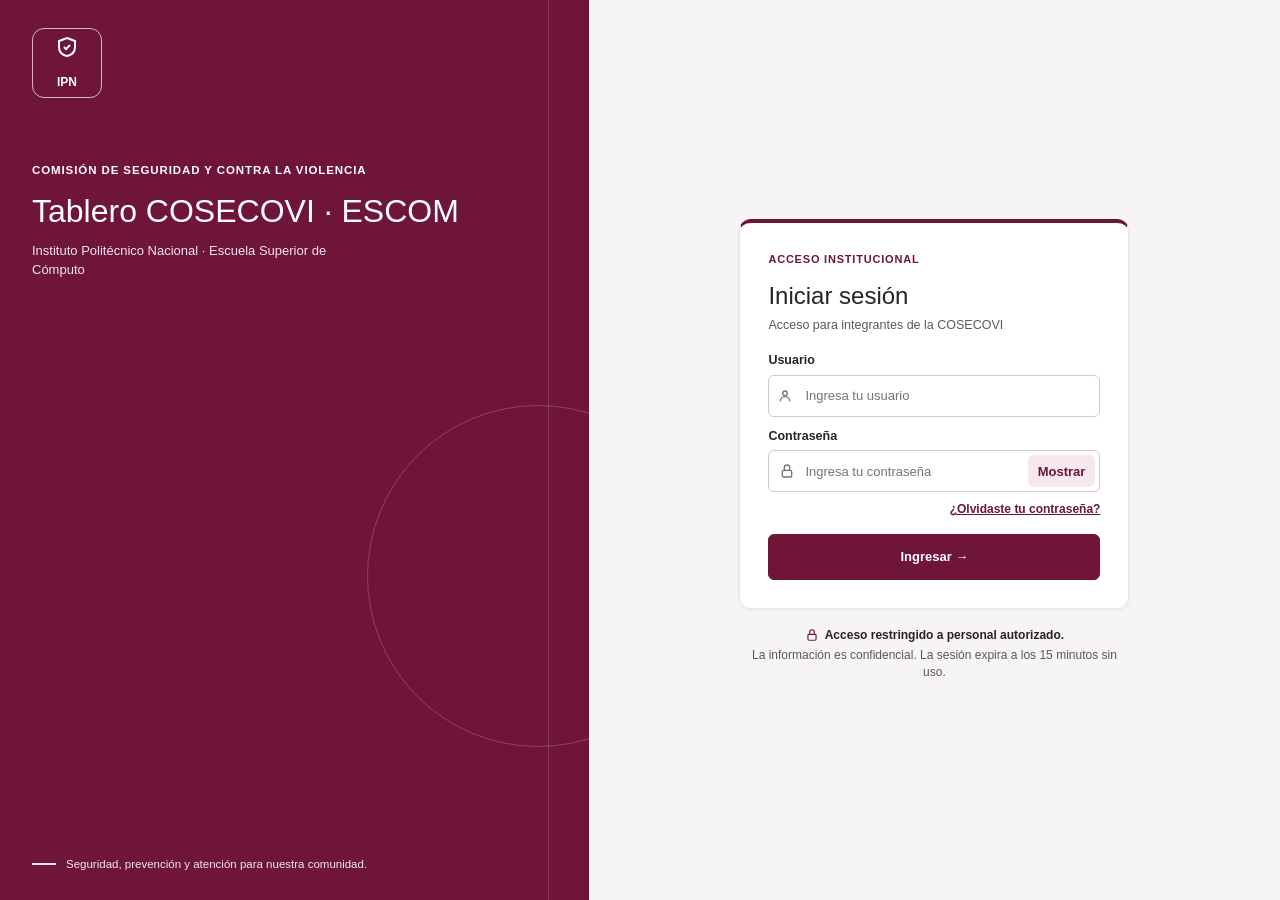
<file: Tablero_COSECOVI/index.html>
<!doctype html>
<html lang="es">
<head>
<meta charset="utf-8"><meta name="viewport" content="width=device-width, initial-scale=1">
<title>Iniciar sesión · Tablero COSECOVI ESCOM</title>
<link rel="stylesheet" href="estilos.css">
<style>
  body { min-height: 100vh; display: grid; grid-template-columns: 46% 54%; }
  .izq { background: var(--guinda); color: #fff; padding: 28px 32px; position: relative; overflow: hidden; display: flex; flex-direction: column; }
  .izq::after { content: ""; position: absolute; right: -120px; top: 45%; width: 340px; height: 340px; border: 1px solid rgba(255,255,255,.2); border-radius: 50%; }
  .izq::before { content: ""; position: absolute; right: 40px; top: 0; bottom: 0; border-left: 1px solid rgba(255,255,255,.15); }
  .logo { width: 70px; height: 70px; border: 1.5px solid rgba(255,255,255,.7); border-radius: 12px; display: grid; place-items: center; text-align: center; font-weight: 800; font-size: 12px; }
  .logo svg { width: 24px; height: 24px; display: block; margin: 0 auto 2px; }
  .izq small { margin-top: 64px; font-size: 11.5px; font-weight: 800; letter-spacing: .9px; }
  .izq h1 { font-size: 32px; margin: 14px 0 12px; line-height: 1.2; }
  .izq p { font-size: 13px; opacity: .9; margin: 0; max-width: 330px; }
  .izq .lema { margin-top: auto; display: flex; gap: 10px; align-items: center; font-size: 11.5px; opacity: .9; }
  .izq .lema::before { content: ""; width: 24px; border-top: 2px solid #fff; }
  .der { display: grid; place-items: center; padding: 24px; }
  .caja { width: min(390px, 100%); }
  .form { padding: 26px 28px 28px; border-top: 4px solid var(--guinda); }
  .form small { font-size: 11px; font-weight: 800; letter-spacing: .8px; color: var(--guinda); }
  .form h2 { margin: 10px 0 4px; font-size: 24px; }
  .form > p { margin: 0 0 18px; font-size: 12.5px; color: var(--texto-2); }
  .ent { position: relative; } .ent svg { position: absolute; left: 11px; top: 50%; transform: translateY(-50%); width: 16px; height: 16px; color: #7a7075; }
  .ent input { padding-left: 36px !important; height: 42px; }
  .mostrar { position: absolute; right: 5px; top: 5px; bottom: 5px; border: none; background: var(--guinda-claro); color: var(--guinda); border-radius: 6px; padding: 0 10px; font-weight: 700; cursor: pointer; }
  .olvido { text-align: right; font-size: 12px; font-weight: 700; margin: -2px 0 16px; } .olvido a { color: var(--guinda); }
  .codigo { display: flex; gap: 8px; justify-content: space-between; margin-bottom: 14px; }
  .codigo input { width: 46px; height: 52px; text-align: center; font-size: 22px; font-weight: 700; border: 1px solid #cfc8cc; border-radius: 8px; }
  .pie-login { margin-top: 18px; font-size: 12px; text-align: center; }
  .pie-login b { display: inline-flex; gap: 6px; align-items: center; } .pie-login svg { width: 14px; height: 14px; color: var(--guinda); }
  .demo { margin-top: 12px; font-size: 11.5px; color: var(--texto-2); text-align: center; }
</style>
</head>
<body>
<section class="izq">
  <div class="logo"><svg viewBox="0 0 24 24" fill="none" stroke="currentColor" stroke-width="2"><path d="M12 3l8 3v6c0 5-3.5 8-8 9-4.5-1-8-4-8-9V6z"/><path d="M9 12l2 2 4-4"/></svg>IPN</div>
  <small>COMISIÓN DE SEGURIDAD Y CONTRA LA VIOLENCIA</small>
  <h1>Tablero COSECOVI · ESCOM</h1>
  <p>Instituto Politécnico Nacional · Escuela Superior de Cómputo</p>
  <div class="lema">Seguridad, prevención y atención para nuestra comunidad.</div>
</section>
<section class="der"><div class="caja">
  <div class="tarjeta form" id="paso1">
    <small>ACCESO INSTITUCIONAL</small><h2>Iniciar sesión</h2><p>Acceso para integrantes de la COSECOVI</p>
    <div id="msg1"></div>
    <div class="campo"><label for="usr">Usuario</label><div class="ent"><svg viewBox="0 0 24 24" fill="none" stroke="currentColor" stroke-width="2"><circle cx="9" cy="8" r="3.5"/><path d="M2 20a7 7 0 0 1 14 0"/></svg><input id="usr" placeholder="Ingresa tu usuario" autocomplete="username"></div></div>
    <div class="campo"><label for="pwd">Contraseña</label><div class="ent"><svg viewBox="0 0 24 24" fill="none" stroke="currentColor" stroke-width="2"><rect x="5" y="11" width="14" height="10" rx="2"/><path d="M8 11V7a4 4 0 0 1 8 0v4"/></svg><input id="pwd" type="password" placeholder="Ingresa tu contraseña" autocomplete="current-password"><button class="mostrar" id="ver" type="button">Mostrar</button></div></div>
    <div class="olvido"><a href="#" id="olvido">¿Olvidaste tu contraseña?</a></div>
    <button class="btn lleno bloque" id="entrar" style="height:46px">Ingresar →</button>
  </div>
  <div class="tarjeta form" id="paso2" hidden>
    <small>VERIFICACIÓN EN DOS PASOS</small><h2>Código de verificación</h2><p id="txt2">Enviamos un código de 6 dígitos a tu correo institucional.</p>
    <div id="msg2"></div>
    <div class="codigo" id="codigo">${'<input inputmode="numeric" maxlength="1">'}</div>
    <button class="btn lleno bloque" id="verificar" style="height:46px">Verificar</button>
    <div class="olvido" style="text-align:center;margin:14px 0 0"><a href="#" id="reenviar">Reenviar código</a></div>
    <p class="demo">Prototipo: cualquier código de 6 dígitos.</p>
  </div>
  <div class="pie-login"><b><svg viewBox="0 0 24 24" fill="none" stroke="currentColor" stroke-width="2"><rect x="5" y="11" width="14" height="10" rx="2"/><path d="M8 11V7a4 4 0 0 1 8 0v4"/></svg>Acceso restringido a personal autorizado.</b><br><span style="color:var(--texto-2)">La información es confidencial. La sesión expira a los 15 minutos sin uso.</span></div>
</div></section>
<script src="datos.js"></script><script src="modelo.js"></script>
<script>
(function () {
  const $ = id => document.getElementById(id);
  if (new URLSearchParams(location.search).get('expirada')) $('msg1').innerHTML = '<div class="alerta info">Tu sesión expiró tras 15 minutos sin actividad. Vuelve a iniciar sesión.</div>';
  let usuario = '';
  /* Usuarios del prototipo (en producción: hash Argon2 en el servidor de ESCOM) */
  const USR = { 'PRES-01': 'presidente', 'COORD-01': 'coordinador', 'VOC-01': 'vocal', 'VOC-02': 'vocal' };
  const PWD = { 'PRES-01': 'Presidente#2026', 'COORD-01': 'Coordina#2026', 'VOC-01': 'Vocal01#2026', 'VOC-02': 'Vocal02#2026' };
  M.sesion(null);
  let fallos = 0, rol = null;
  $('codigo').innerHTML = Array.from({ length: 6 }, () => '<input inputmode="numeric" maxlength="1" aria-label="Dígito">').join('');
  const cajas = [...$('codigo').querySelectorAll('input')];
  cajas.forEach((c, i) => { c.oninput = () => { c.value = c.value.replace(/\D/g, ''); if (c.value && cajas[i + 1]) cajas[i + 1].focus(); }; c.onkeydown = e => { if (e.key === 'Backspace' && !c.value && cajas[i - 1]) cajas[i - 1].focus(); }; });
  $('ver').onclick = () => { const t = $('pwd').type === 'password'; $('pwd').type = t ? 'text' : 'password'; $('ver').textContent = t ? 'Ocultar' : 'Mostrar'; };
  $('olvido').onclick = e => { e.preventDefault(); $('msg1').innerHTML = '<div class="alerta info">La restauración de contraseña la realiza el responsable técnico de ESCOM.</div>'; };
  const ir = () => { M.evento(usuario, 'Inicio de sesión', '—', 'Contraseña y código de verificación en dos pasos'); M.sesion({ usuario, rol, inicio: new Date().toISOString() }); location.href = 'vistas/' + (rol === 'vocal' ? '5_reportes.html' : '1_vista_general.html'); };
  $('entrar').onclick = () => {
    const u = $('usr').value.trim().toUpperCase();
    if (fallos >= 5) return;
    if (!USR[u] || $('pwd').value !== PWD[u]) {
      fallos++;
      M.evento(USR[u] ? u : 'Sistema', 'Inicio de sesión', '—', (fallos >= 5 ? '5 intentos fallidos; cuenta bloqueada' : 'Credenciales incorrectas · usuario «' + u + '»'), fallos >= 5 ? 'Bloqueado' : 'Denegado');
      $('msg1').innerHTML = '<div class="alerta mal">' + (fallos >= 5 ? 'Cuenta bloqueada tras 5 intentos fallidos. El intento quedó en la bitácora automática.' : 'Usuario o contraseña incorrectos. Intento ' + fallos + ' de 5.') + '</div>';
      if (fallos >= 5) $('entrar').disabled = true; return;
    }
    rol = USR[u]; usuario = u;
    $('paso1').hidden = true; $('paso2').hidden = false; $('txt2').textContent = 'Enviamos un código de 6 dígitos al correo institucional de ' + u + '.'; cajas[0].focus();
  };
  $('pwd').onkeydown = e => { if (e.key === 'Enter') $('entrar').click(); };
  $('verificar').onclick = () => { if (cajas.map(c => c.value).join('').length === 6) ir(); else $('msg2').innerHTML = '<div class="alerta mal">Escribe los 6 dígitos del código.</div>'; };
  $('reenviar').onclick = e => { e.preventDefault(); $('msg2').innerHTML = '<div class="alerta ok">Código reenviado a tu correo institucional.</div>'; };
})();
</script>
</body>
</html>
</file>
<file: Tablero_COSECOVI/estilos.css>
/* =====================================================================
   TABLERO COSECOVI ESCOM · ESTILOS COMPARTIDOS
   Un solo archivo para todas las pestañas. Cambiar un color aquí lo
   cambia en todo el tablero.
   ===================================================================== */
:root {
  --guinda: #6e1538;  --guinda-osc: #5a0f2d;  --guinda-claro: #f7e8ee;  --rosa-borde: #f2c4d4;
  --fondo: #f6f4f5;   --tarjeta: #fff;        --borde: #e2dde0;        --texto: #2a2326;  --texto-2: #5f565b;
  --enlace: #1d4f91;
  --rojo: #b4232c;    --rojo-bg: #fde7e9;     --rojo-solido: #c62f3a;
  --amarillo: #8a6100; --amarillo-bg: #fdf1cc; --amarillo-solido: #e9b300;
  --verde: #1f7a4d;   --verde-bg: #e3f4ea;
  --azul: #1e5f9e;    --azul-bg: #e3effa;
  --morado: #6b3fa0;  --morado-bg: #efe7fa;
  --gris: #4b5563;    --gris-bg: #eceef0;
  --radio: 12px;      --sombra: 0 1px 3px rgba(60,20,40,.06);
  --fuente: "Segoe UI", "Source Sans 3", Roboto, Helvetica, Arial, sans-serif;
}
* { box-sizing: border-box; }
[hidden] { display: none !important; }
html, body { margin: 0; }
body { background: var(--fondo); color: var(--texto); font-family: var(--fuente); font-size: 14px; line-height: 1.4; }
a { color: var(--enlace); }
button, select, input, textarea { font-family: inherit; font-size: 13px; color: var(--texto); }
h1, h2, h3 { font-weight: 400; }

/* ---------- Cabecera ---------- */
.cab { background: var(--guinda); color: #fff; }
.cab-top { max-width: 1280px; margin: 0 auto; padding: 14px 24px 6px; display: flex; align-items: center; gap: 14px; }
.cab-logo { width: 46px; height: 46px; border: 2px solid #fff; border-radius: 50%; display: grid; place-items: center; font-weight: 800; font-size: 14px; flex: none; }
.cab-txt small { display: block; font-size: 11px; font-weight: 700; letter-spacing: .8px; opacity: .9; }
.cab-txt strong { display: block; font-size: 21px; font-weight: 400; }
.cab-der { margin-left: auto; display: flex; align-items: center; gap: 10px; }
.cab-rol { display: flex; align-items: center; gap: 8px; background: rgba(255,255,255,.12); border: 1px solid rgba(255,255,255,.35); border-radius: 999px; padding: 6px 14px; font-size: 12.5px; }
.cab-salir { color: #fff; font-size: 12.5px; text-decoration: none; border: 1px solid rgba(255,255,255,.35); border-radius: 999px; padding: 6px 12px; }
.cab-salir:hover { background: rgba(255,255,255,.1); }
.cab-tabs { max-width: 1280px; margin: 0 auto; padding: 0 16px; display: flex; }
.cab-tab { flex: 1 1 0; color: #fff; text-decoration: none; font-weight: 600; font-size: 12.5px; text-align: center; padding: 10px 6px 12px; display: flex; align-items: center; justify-content: center; border-radius: 8px 8px 0 0; line-height: 1.2; }
.cab-tab:hover { background: rgba(255,255,255,.08); }
.cab-tab.activa { background: #f7f3f4; color: var(--guinda); border: 2px solid var(--rosa-borde); border-bottom: none; }
.cab-tab.activa span { border-bottom: 2px solid var(--guinda); padding-bottom: 6px; }

/* Barra de periodo global (aplica a todas las pestañas) */
.periodo { background: #fff; border-bottom: 1px solid var(--borde); box-shadow: 0 2px 6px rgba(60,20,40,.04); }
.periodo-in { max-width: 1280px; margin: 0 auto; padding: 9px 24px; display: flex; align-items: center; gap: 14px; flex-wrap: wrap; font-size: 12.5px; }
.periodo-in .et { font-size: 10.5px; font-weight: 800; letter-spacing: .6px; color: var(--guinda); }
.periodo-in select { border: 1px solid #cfc8cc; border-radius: 6px; padding: 6px 8px; background: #fff; }
.periodo-in .grupo { display: flex; align-items: center; gap: 6px; }
.periodo-in .actual { margin-left: auto; color: var(--texto-2); display: flex; align-items: center; gap: 6px; }
.seg { display: inline-flex; border: 1px solid var(--guinda); border-radius: 7px; overflow: hidden; }
.seg button { border: none; background: #fff; color: var(--guinda); padding: 6px 12px; font-weight: 700; cursor: pointer; display: inline-flex; align-items: center; gap: 6px; }
.seg button.on { background: var(--guinda); color: #fff; }
.atajos { display: inline-flex; gap: 4px; }
.atajos button { border: 1px solid #cfc8cc; background: #fff; border-radius: 6px; padding: 5px 9px; cursor: pointer; font-weight: 600; }
.atajos button.on { background: var(--guinda); border-color: var(--guinda); color: #fff; }
.punto-verde { display: inline-block; width: 7px; height: 7px; border-radius: 50%; background: var(--verde); }

/* ---------- Página ---------- */
.pagina { max-width: 1280px; margin: 0 auto; padding: 24px 24px 28px; display: grid; gap: 22px; align-content: start; }
.pagina > * { min-width: 0; }
.tarjeta { background: var(--tarjeta); border: 1px solid #ebe6e8; border-radius: var(--radio); box-shadow: var(--sombra); }
.enc { display: flex; align-items: flex-end; gap: 16px; flex-wrap: wrap; }
.enc .kicker { display: flex; align-items: center; gap: 6px; font-size: 11.5px; font-weight: 800; letter-spacing: .7px; color: var(--guinda); }
.enc .kicker svg { width: 14px; height: 14px; }
.enc h1 { margin: 4px 0 4px; font-size: 26px; font-weight: 600; letter-spacing: -.2px; }
.enc p { margin: 0; color: var(--texto-2); font-size: 13px; max-width: 760px; }
.enc-der { margin-left: auto; display: flex; align-items: center; gap: 10px; }
.chip-restr { display: inline-flex; align-items: center; gap: 7px; border: 1px solid var(--guinda); color: var(--guinda); border-radius: 999px; padding: 7px 14px; font-weight: 700; font-size: 12.5px; background: #fff; }
.chip-restr svg { width: 15px; height: 15px; }
.pie { max-width: 1280px; margin: 0 auto; padding: 8px 24px 28px; display: flex; justify-content: space-between; font-size: 12px; color: var(--texto-2); }

/* Rejillas */
.rej-l { display: grid; grid-template-columns: 230px minmax(0,1fr); gap: 14px; align-items: start; }
.rej-lr { display: grid; grid-template-columns: 230px minmax(0,1fr) 290px; gap: 14px; align-items: start; }
.col { display: grid; grid-template-columns: minmax(0,1fr); gap: 14px; align-content: start; min-width: 0; }
.fila2 { display: grid; grid-template-columns: 1fr 1fr; gap: 14px; }
.fila3 { display: grid; grid-template-columns: repeat(3, 1fr); gap: 14px; }

/* Panel de filtros */
.panel { padding: 0 14px 14px; }
.panel-tit { display: flex; align-items: center; gap: 10px; padding: 12px 14px; border-bottom: 1px solid var(--borde); margin: 0 -14px 12px; }
.panel-tit .ico { width: 30px; height: 30px; border-radius: 6px; background: var(--guinda-claro); color: var(--guinda); display: grid; place-items: center; flex: none; }
.panel-tit small { display: block; font-size: 10.5px; font-weight: 800; color: var(--guinda); letter-spacing: .6px; }
.panel-tit span { font-size: 15px; }
.sub { font-size: 12.5px; font-weight: 700; margin: 4px 0 8px; padding-top: 8px; border-top: 1px solid var(--borde); }
.campo { margin-bottom: 11px; }
.campo label { display: block; font-size: 12.5px; font-weight: 700; margin-bottom: 5px; }
.campo label .req { color: var(--rojo); }
.campo select, .campo input, .campo textarea { width: 100%; border: 1px solid #cfc8cc; border-radius: 6px; padding: 8px 10px; background: #fff; }
.campo textarea { resize: vertical; min-height: 70px; }
.campo .ayuda { font-size: 11.5px; color: var(--texto-2); margin-top: 4px; }
.campo.error input, .campo.error select, .campo.error textarea { border-color: var(--rojo); }
.campo .msg-error { display: none; font-size: 11.5px; color: var(--rojo); margin-top: 4px; }
.campo.error .msg-error { display: block; }
.dos-campos { display: grid; grid-template-columns: 1fr 1fr; gap: 8px; }
.dos-campos .campo { min-width: 0; }
.dos-campos input { min-width: 0; width: 100%; padding: 8px 4px; font-size: 12px; }
.buscar { position: relative; }
.buscar input { padding-left: 30px; }
.buscar svg { position: absolute; left: 9px; top: 50%; transform: translateY(-50%); color: #888; width: 14px; height: 14px; }
.btn { border: 1px solid var(--guinda); color: var(--guinda); background: #fff; border-radius: 6px; padding: 9px 14px; font-weight: 700; cursor: pointer; display: inline-flex; align-items: center; justify-content: center; gap: 7px; }
.btn svg { width: 15px; height: 15px; }
.btn.lleno { background: var(--guinda); color: #fff; }
.btn.bloque { width: 100%; }
.btn:disabled { opacity: .5; cursor: not-allowed; }
.interruptor { display: flex; align-items: center; justify-content: space-between; gap: 8px; font-size: 12.5px; font-weight: 700; margin: 4px 0 12px; cursor: pointer; }
.interruptor input { display: none; }
.interruptor i { width: 34px; height: 19px; border-radius: 99px; background: #cfc8cc; position: relative; flex: none; transition: .15s; }
.interruptor i::after { content: ""; position: absolute; left: 2px; top: 2px; width: 15px; height: 15px; border-radius: 50%; background: #fff; transition: .15s; }
.interruptor input:checked + i { background: var(--guinda); }
.interruptor input:checked + i::after { left: 17px; }

/* Clave del semáforo */
.clave { margin: 14px -14px -14px; padding: 12px 14px; border-top: 1px solid var(--borde); font-size: 12px; }
.clave h4 { margin: 0 0 8px; font-size: 12.5px; font-weight: 600; }
.clave .niv { display: flex; align-items: center; gap: 7px; font-weight: 700; margin: 8px 0 4px; }
.clave ul { margin: 0 0 6px; padding-left: 26px; color: var(--texto-2); }
.clave li { margin: 2px 0; list-style: none; }

/* KPIs */
.kpis { display: grid; grid-template-columns: repeat(auto-fit, minmax(160px, 1fr)); gap: 0; background: #fff; border: 1px solid #ebe6e8; border-radius: var(--radio); box-shadow: var(--sombra); overflow: hidden; }
.kpis > .kpi { border: none; border-left: 1px solid #f0ebed; border-radius: 0; box-shadow: none; }
.kpis > .kpi:first-child { border-left: none; }
.kpi { padding: 14px 16px; display: flex; gap: 10px; align-items: flex-start; }
.kpi.b-rojo b { color: var(--rojo); } .kpi.b-amar b { color: var(--amarillo); }
.kpi-ico { width: 30px; height: 30px; border-radius: 50%; display: grid; place-items: center; flex: none; background: var(--guinda-claro); color: var(--guinda); }
.kpi-ico svg { width: 15px; height: 15px; }
.kpi-ico.rojo { background: var(--rojo-bg); color: var(--rojo); } .kpi-ico.amar { background: var(--amarillo-bg); color: var(--amarillo); }
.kpi-ico.azul { background: var(--azul-bg); color: var(--azul); } .kpi-ico.verde { background: var(--verde-bg); color: var(--verde); }
.kpi-ico.morado { background: var(--morado-bg); color: var(--morado); }
.kpi small { display: block; font-size: 11.5px; font-weight: 700; line-height: 1.25; color: var(--texto-2); }
.kpi b { display: block; font-size: 22px; font-weight: 700; margin-top: 3px; color: var(--texto); }
.kpi em { display: block; font-style: normal; font-size: 11.5px; color: var(--texto-2); }

/* Tarjeta con título */
.tit { display: flex; align-items: flex-start; justify-content: space-between; gap: 10px; padding: 16px 18px 8px; }
.tit small { display: block; font-size: 10.5px; font-weight: 800; letter-spacing: .6px; color: var(--guinda); }
.tit h2 { margin: 3px 0 0; font-size: 16px; font-weight: 600; }
.tit p { margin: 2px 0 0; font-size: 12px; color: var(--texto-2); }
.cuerpo { padding: 6px 18px 18px; }
.nota { font-size: 12px; color: var(--texto-2); display: flex; align-items: center; gap: 6px; }
.nota svg { width: 14px; height: 14px; flex: none; }
.etiqueta-gris { display: inline-block; background: #ece9ea; border-radius: 6px; padding: 4px 9px; font-size: 11.5px; font-weight: 600; color: #4a4246; white-space: nowrap; }

/* Tablas */
table.t { width: 100%; border-collapse: collapse; font-size: 12.5px; }
table.t th { background: #f8f1f4; color: var(--guinda); text-align: left; font-weight: 700; font-size: 11.5px; padding: 10px 12px; vertical-align: bottom; border-bottom: 2px solid var(--rosa-borde); }
table.t td { padding: 10px 12px; border-bottom: 1px solid #f0ebed; vertical-align: middle; }
table.t tbody tr:last-child td { border-bottom: none; }

table.t tr.sel td { background: var(--guinda-claro) !important; }
table.t tr.clic { cursor: pointer; }
table.t tr.clic:hover td { background: #f9f3f6; }
table.t .num { text-align: right; font-variant-numeric: tabular-nums; }
table.t .cen { text-align: center; }
table.t tfoot td { font-weight: 700; border-top: 2px solid var(--borde); }
.t-env { overflow-x: auto; }
.cos { font-weight: 700; color: var(--enlace); text-decoration: underline; white-space: nowrap; cursor: pointer; }
.pie-tabla { display: flex; align-items: center; justify-content: space-between; gap: 10px; padding: 10px 16px; border-top: 1px solid #f0ebed; font-size: 12px; color: var(--texto-2); }
.paginas { display: flex; gap: 4px; }
.paginas button { min-width: 30px; height: 30px; border: 1px solid #d5ced2; background: #fff; border-radius: 6px; cursor: pointer; }
.paginas button.on { background: var(--guinda); color: #fff; border-color: var(--guinda); font-weight: 700; }
.paginas button:disabled { opacity: .45; cursor: default; }

/* Chips */
.chip { display: inline-flex; align-items: center; gap: 5px; border-radius: 999px; padding: 3px 9px; font-size: 11.5px; font-weight: 700; white-space: nowrap; }
.chip::before { content: ""; width: 7px; height: 7px; border-radius: 50%; background: currentColor; }
.chip.np::before { display: none; }
.f-atencion { background: var(--azul-bg); color: var(--azul); } .f-canalizado { background: var(--morado-bg); color: var(--morado); } .f-cerrado { background: var(--gris-bg); color: var(--gris); }
.n-alto { background: var(--rojo-bg); color: var(--rojo); } .n-medio { background: var(--amarillo-bg); color: var(--amarillo); } .n-bajo { background: var(--verde-bg); color: var(--verde); }
.r-ok { background: var(--verde-bg); color: var(--verde); } .r-mal { background: var(--rojo-bg); color: var(--rojo); } .r-neutro { background: var(--gris-bg); color: var(--gris); }
.chip-exp { display: inline-block; font-size: 11.5px; font-weight: 700; background: #f1edef; color: var(--guinda); border-radius: 5px; padding: 2px 7px; cursor: pointer; white-space: nowrap; border: none; }
/* Íconos del semáforo: no dependen solo del color */
.ic-rojo, .ic-amar { display: inline-grid; place-items: center; width: 17px; height: 17px; flex: none; color: #fff; font-size: 11px; font-weight: 900; line-height: 1; }
.ic-rojo { background: var(--rojo-solido); border-radius: 50%; }
.ic-amar { background: var(--amarillo-solido); clip-path: polygon(50% 4%, 100% 96%, 0 96%); color: #3a2a00; font-size: 9px; padding-top: 4px; }
.sem { display: inline-flex; align-items: center; gap: 6px; }

/* Gráficas */
.barra { display: grid; grid-template-columns: var(--et, 130px) 1fr 34px; align-items: center; gap: 8px; margin: 7px 0; font-size: 12px; }
.barra .et { overflow: hidden; text-overflow: ellipsis; white-space: nowrap; display: flex; align-items: center; gap: 6px; }
.barra .riel { background: #f1edef; border-radius: 4px; height: 12px; overflow: hidden; }
.barra .rel { height: 100%; border-radius: 4px; }
.barra .v { text-align: right; font-weight: 700; font-variant-numeric: tabular-nums; }
.barra.on .et { font-weight: 700; }
.dona { display: flex; align-items: center; gap: 14px; }
.dona svg { flex: none; }
.dona ul { list-style: none; margin: 0; padding: 0; font-size: 12px; flex: 1; min-width: 0; }
.dona li { display: flex; align-items: center; gap: 7px; margin: 6px 0; }
.dona li i { width: 10px; height: 10px; border-radius: 3px; flex: none; }
.dona li b { margin-left: auto; padding-left: 8px; white-space: nowrap; }
.columnas { display: flex; align-items: flex-end; gap: 6px; height: 150px; padding-top: 18px; }
.columnas .c { flex: 1; display: flex; flex-direction: column; align-items: center; justify-content: flex-end; height: 100%; font-size: 11px; gap: 4px; }
.columnas .c .v { font-weight: 700; }
.columnas .c .riel { width: 100%; flex: 1; background: #f1edef; border-radius: 4px; display: flex; align-items: flex-end; overflow: hidden; }
.columnas .c .rel { width: 100%; background: #a8647f; border-radius: 4px; }
.columnas .c.on .rel { background: var(--guinda); }
.columnas .c.on .riel { outline: 2px solid var(--guinda); outline-offset: 2px; }
.columnas .c .et { color: var(--texto-2); white-space: nowrap; }
.columnas .c.on .et { color: var(--guinda); font-weight: 800; }
.leyenda { display: flex; flex-wrap: wrap; gap: 12px; font-size: 11.5px; color: var(--texto-2); }
.leyenda i { display: inline-block; width: 9px; height: 9px; border-radius: 50%; margin-right: 5px; vertical-align: middle; }
.destacado { display: flex; align-items: center; gap: 8px; background: var(--guinda-claro); border-left: 3px solid var(--guinda); padding: 8px 10px; font-size: 12px; font-weight: 700; color: var(--guinda); border-radius: 0 6px 6px 0; margin-top: 10px; }
.destacado svg { width: 14px; height: 14px; }

/* Sub-pestañas internas */
.subtabs { display: flex; gap: 4px; border-bottom: 2px solid var(--borde); }
.subtabs button { border: none; background: none; padding: 10px 16px; font-weight: 700; color: var(--texto-2); cursor: pointer; border-bottom: 3px solid transparent; margin-bottom: -2px; display: flex; align-items: center; gap: 7px; }
.subtabs button svg { width: 15px; height: 15px; }
.subtabs button.on { color: var(--guinda); border-bottom-color: var(--guinda); }

/* Línea de tiempo (ruta del caso) */
.linea { padding: 4px 4px 0; }
.ev { position: relative; padding: 0 0 16px 32px; }
.ev::before { content: ""; position: absolute; left: 10px; top: 22px; bottom: -2px; width: 2px; background: #e4dde1; }
.ev:last-child::before { display: none; }
.ev-pt { position: absolute; left: 0; top: 1px; width: 22px; height: 22px; border-radius: 50%; display: grid; place-items: center; color: #fff; }
.ev-pt svg { width: 12px; height: 12px; }
.ev strong { font-size: 12.5px; }
.ev .f { font-size: 11.5px; color: var(--texto-2); margin-left: 6px; }
.ev p { margin: 3px 0 0; font-size: 12px; color: #433b3f; }
.ev .q { font-size: 11px; color: var(--texto-2); margin-top: 2px; }
.t-registro .ev-pt { background: var(--guinda); } .t-liga .ev-pt { background: #8b8287; }
.t-atencion .ev-pt, .t-accion .ev-pt { background: var(--azul); } .t-canal .ev-pt, .t-respuesta .ev-pt { background: var(--morado); }
.t-cierre .ev-pt { background: var(--verde); }
.t-pendiente .ev-pt { background: #fff; border: 2px dashed var(--amarillo-solido); color: var(--amarillo); }
.t-pendiente strong { color: var(--amarillo); }

/* Modal */
.velo { position: fixed; inset: 0; background: rgba(30,20,25,.45); display: grid; place-items: center; z-index: 40; }
.modal { width: min(460px, 92vw); background: #fff; border-radius: 12px; box-shadow: 0 10px 40px rgba(0,0,0,.25); }
.modal h3 { margin: 0; padding: 14px 16px; border-bottom: 1px solid var(--borde); font-size: 16px; display: flex; justify-content: space-between; align-items: center; }
.modal .cuerpo { padding: 14px 16px; }
.modal .acciones { display: flex; justify-content: flex-end; gap: 8px; padding: 12px 16px; border-top: 1px solid var(--borde); }
.x { border: 1px solid var(--borde); background: #fff; border-radius: 6px; width: 30px; height: 30px; cursor: pointer; color: var(--guinda); font-size: 16px; line-height: 1; }
.alerta { border-radius: 8px; padding: 9px 11px; font-size: 12.5px; margin-bottom: 10px; display: flex; gap: 8px; align-items: flex-start; }
.alerta svg { width: 15px; height: 15px; flex: none; margin-top: 1px; }
.alerta.mal { background: var(--rojo-bg); color: var(--rojo); } .alerta.ok { background: var(--verde-bg); color: var(--verde); } .alerta.info { background: var(--azul-bg); color: var(--azul); }

/* Acceso denegado y aviso */
.denegado { max-width: 560px; margin: 40px auto; padding: 32px; text-align: center; }
.denegado .ico { margin: 0 auto 12px; background: var(--rojo-bg); color: var(--rojo); width: 56px; height: 56px; border-radius: 50%; display: grid; place-items: center; }
.denegado h1 { color: var(--rojo); font-weight: 600; font-size: 20px; margin: 0 0 8px; }
.aviso { position: fixed; bottom: 22px; left: 50%; transform: translateX(-50%); background: #2a2326; color: #fff; padding: 10px 16px; border-radius: 8px; font-size: 13px; opacity: 0; transition: opacity .2s; pointer-events: none; z-index: 60; }
.aviso.ver { opacity: 1; }
.cifrado { display: inline-flex; align-items: center; gap: 6px; font-size: 12px; color: var(--guinda); font-weight: 700; }
.cifrado svg { width: 13px; height: 13px; }

@media print {
  .cab, .periodo, .panel, .no-imprimir, .pie, .subtabs { display: none !important; }
  .rejilla { display: block; } .rejilla > * { margin-bottom: 12px; }
  .rej-l, .rej-lr { display: block; }
  body { background: #fff; }
  .tarjeta { box-shadow: none; break-inside: avoid; }
}

/* Atajos entre pestañas */
.ir { display: inline-flex; align-items: center; gap: 5px; font-size: 12px; font-weight: 700; color: var(--guinda); text-decoration: none; border: 1px solid var(--rosa-borde); background: #fff; border-radius: 999px; padding: 4px 10px; white-space: nowrap; }
.ir:hover { background: var(--guinda-claro); }
.ir::after { content: '→'; }
.atajos-ir { display: flex; flex-wrap: wrap; gap: 6px; }
.chip-filtro { display: inline-flex; align-items: center; gap: 6px; background: var(--guinda-claro); color: var(--guinda); border-radius: 999px; padding: 4px 6px 4px 10px; font-size: 12px; font-weight: 700; margin-bottom: 10px; }
.chip-filtro a { text-decoration: none; color: var(--guinda); font-size: 14px; line-height: 1; }

/* ---------- Barra única: periodo, zona y filtros de la vista ---------- */
.periodo-in { border-bottom: 1px solid transparent; }
.vf { border-top: 1px solid #f0ebed; }
.vf-in { max-width: 1280px; margin: 0 auto; padding: 10px 24px 12px; display: flex; align-items: flex-end; gap: 14px; flex-wrap: wrap; }
.vf-in > .et { font-size: 10.5px; font-weight: 800; letter-spacing: .6px; color: var(--guinda); padding-bottom: 9px; }
.vf-prin { display: flex; align-items: flex-end; gap: 12px; flex-wrap: wrap; flex: 1; min-width: 0; }
.vf .campo { margin: 0; min-width: 150px; }
.vf .campo label { font-size: 11px; font-weight: 700; color: var(--texto-2); margin-bottom: 3px; }
.vf .campo select, .vf .campo input:not([type=checkbox]) { padding: 7px 9px; font-size: 12.5px; }
.vf .campo.ancho { min-width: 210px; }
.vf .campo.hora { min-width: 0; } .vf .campo.hora input { width: 108px; }
.vf .interruptor { margin: 0 0 7px; gap: 10px; }
.vf .seg button { padding: 7px 12px; }
.vf-acc { display: flex; gap: 8px; align-items: center; margin-left: auto; padding-bottom: 1px; }
.btn-vf { display: inline-flex; align-items: center; gap: 6px; border: 1px solid var(--guinda); background: #fff; color: var(--guinda); border-radius: 7px; padding: 7px 12px; font-weight: 700; cursor: pointer; white-space: nowrap; }
.btn-vf svg { width: 14px; height: 14px; }
.btn-vf.on { background: var(--guinda-claro); }
.btn-vf b { background: var(--guinda); color: #fff; border-radius: 999px; min-width: 18px; height: 18px; display: inline-grid; place-items: center; font-size: 11px; padding: 0 5px; }
.btn-vf.liso { border-color: transparent; color: var(--texto-2); text-decoration: underline; padding: 7px 6px; }
.btn-vf.liso:hover { color: var(--guinda); }
.vf-mas { background: #fbf8f9; border-top: 1px dashed #eadfe4; }
.vf-mas-in { max-width: 1280px; margin: 0 auto; padding: 12px 24px 14px; display: flex; gap: 12px 14px; flex-wrap: wrap; align-items: flex-end; }
.vf .chip-filtro { margin: 0 0 4px; }

/* ---------- Secciones ---------- */
.sec-tit { display: flex; align-items: flex-end; justify-content: space-between; gap: 12px; margin: 0 0 12px; }
.sec-tit h2 { margin: 0; font-size: 18px; font-weight: 600; color: var(--texto); display: flex; align-items: center; gap: 8px; }
.sec-tit h2::before { content: ""; width: 4px; height: 18px; border-radius: 2px; background: var(--guinda); }
.sec-tit p { margin: 3px 0 0 12px; font-size: 12.5px; color: var(--texto-2); }
.rejilla { display: grid; grid-template-columns: repeat(12, minmax(0,1fr)); gap: 18px; align-items: stretch; }
.rejilla > .tarjeta { display: flex; flex-direction: column; min-width: 0; }
.rejilla > .tarjeta > .cuerpo { flex: 1; }
.dos { display: grid; grid-template-columns: repeat(2, minmax(0,1fr)); gap: 18px; align-items: stretch; }
.nota-info { margin: 0; display: flex; gap: 8px; align-items: flex-start; font-size: 12.5px; color: var(--texto-2); background: #fff; border: 1px solid #ebe6e8; border-left: 3px solid var(--guinda); border-radius: 0 8px 8px 0; padding: 10px 14px; }
.nota-info svg { width: 15px; height: 15px; flex: none; color: var(--guinda); margin-top: 1px; }
details.clave-d { font-size: 12px; border-top: 1px solid #f0ebed; padding-top: 10px; }
details.clave-d summary { cursor: pointer; font-weight: 700; color: var(--guinda); font-size: 12.5px; }
details.clave-d .niv { display: flex; align-items: center; gap: 7px; font-weight: 700; margin: 10px 0 4px; }
details.clave-d ul { margin: 0; padding-left: 24px; color: var(--texto-2); } details.clave-d li { margin: 2px 0; }

@media (max-width: 900px) {
  .rejilla { grid-template-columns: 1fr; } .rejilla > * { grid-column: auto !important; }
  .dos { grid-template-columns: 1fr; }
  .vf-acc { margin-left: 0; }
  .vf .campo, .vf .campo.ancho { min-width: 0; flex: 1 1 140px; }
}
.vf .buscar input { padding-left: 30px !important; }
@media (max-width: 760px) {
  .cab-top { flex-wrap: wrap; padding: 12px 16px 6px; } .cab-der { margin-left: 0; flex-wrap: wrap; }
  .cab-tabs { overflow-x: auto; padding: 0 8px; } .cab-tab { flex: 0 0 auto; padding: 10px 12px 12px; }
  .periodo-in, .vf-in, .vf-mas-in, .pagina, .pie { padding-left: 16px; padding-right: 16px; }
  .periodo-in .actual { margin-left: 0; }
  .periodo-in .grupo { flex-wrap: wrap; } .periodo-in select { max-width: 150px; }
  .seg { flex-wrap: wrap; }
  .pie { flex-direction: column; gap: 4px; }
  .t-env { max-width: 100%; }
}

/* ---------- Estadísticas: filtros propios y base ---------- */
.est-f { display: flex; align-items: flex-end; gap: 12px; flex-wrap: wrap; background: #fff; border: 1px solid #ebe6e8; border-radius: var(--radio); padding: 10px 16px 12px; margin-bottom: 10px; }
.est-f > .et { font-size: 10.5px; font-weight: 800; letter-spacing: .6px; color: var(--guinda); padding-bottom: 9px; }
.est-f .campo { margin: 0; min-width: 150px; }
.est-f .campo label { font-size: 11px; font-weight: 700; color: var(--texto-2); margin-bottom: 3px; }
.est-f .campo select { padding: 7px 9px; font-size: 12.5px; }
.est-f .campo select:disabled { background: var(--guinda-claro); color: var(--guinda); font-weight: 700; opacity: 1; cursor: not-allowed; }
.est-f .btn-vf { margin-left: auto; }
.est-base { display: flex; gap: 8px; align-items: flex-start; margin: 0 0 14px; font-size: 12.5px; color: var(--texto-2); }
.est-base svg { width: 15px; height: 15px; flex: none; color: var(--guinda); margin-top: 1px; }
.tit .base { display: block; font-size: 11.5px; color: var(--texto-2); margin-top: 3px; }
@media (max-width: 900px) { .est-f .campo { min-width: 0; flex: 1 1 140px; } .est-f .btn-vf { margin-left: 0; } }

.paginas { flex-wrap: wrap; } .pie-tabla { flex-wrap: wrap; }
@media (max-width: 760px) {
  .vf-in > .et, .est-f > .et { flex-basis: 100%; padding-bottom: 0; }
  .vf-prin { flex-basis: 100%; }
}
</file>
